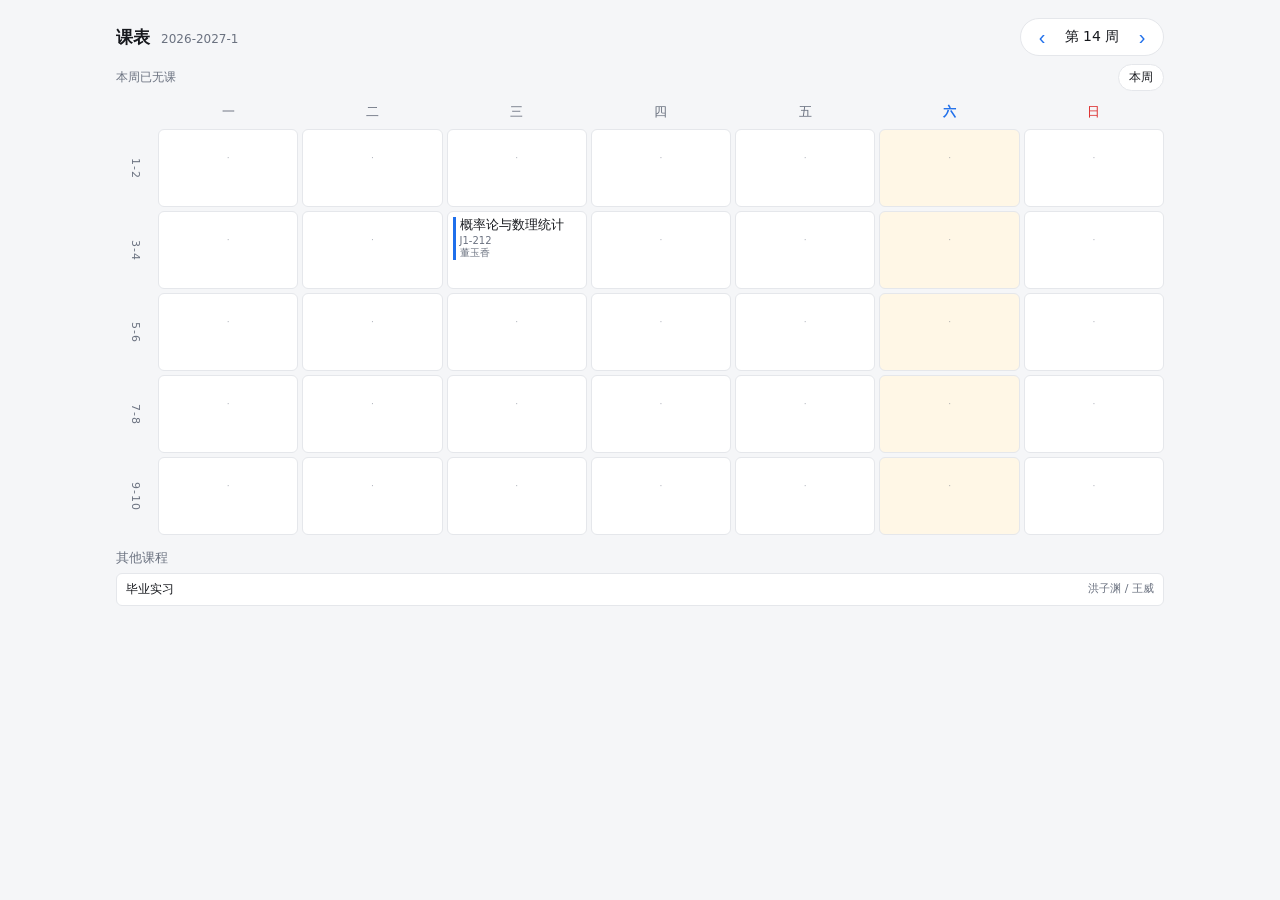
<file: index.html>
<!doctype html>
<html lang="zh-CN">
<head>
<meta charset="utf-8">
<meta name="viewport" content="width=device-width, initial-scale=1, viewport-fit=cover">
<title>课表 · 2026-2027-1</title>
<meta name="theme-color" content="#1f6feb">
<meta name="description" content="个人课表，按周查看">
<link rel="manifest" href="manifest.webmanifest">
<link rel="icon" href="icon-192.png">
<link rel="apple-touch-icon" href="icon-192.png">
<link rel="stylesheet" href="style.css">
</head>
<body>
<div class="app">
  <header class="hdr">
    <div class="hdr-row">
      <div class="brand">
        <span class="brand-name">课表</span>
        <span class="brand-sub">2026-2027-1</span>
      </div>
      <div class="weekbar">
        <button class="nav" id="prev" aria-label="上一周">‹</button>
        <div class="weeklabel" id="weeklabel">第 1 周</div>
        <button class="nav" id="next" aria-label="下一周">›</button>
      </div>
    </div>
    <div class="hdr-row2">
      <div class="next" id="hint">—</div>
      <button class="ghost" id="thisweek">本周</button>
    </div>
    <div class="setup" id="setup" hidden>
      <label for="startdate">设置第 1 周的周一</label>
      <input type="date" id="startdate">
      <button class="primary" id="saveStart">保存</button>
    </div>
  </header>

  <main class="views">
    <div class="board" id="board" aria-label="课程表网格"></div>
    <div class="daylist" id="list" aria-label="按天课表"></div>
  </main>

  <footer class="extras">
    <h2>其他课程</h2>
    <ul id="extralist"></ul>
  </footer>
</div>
<script type="module" src="app.js"></script>
</body>
</html>
</file>
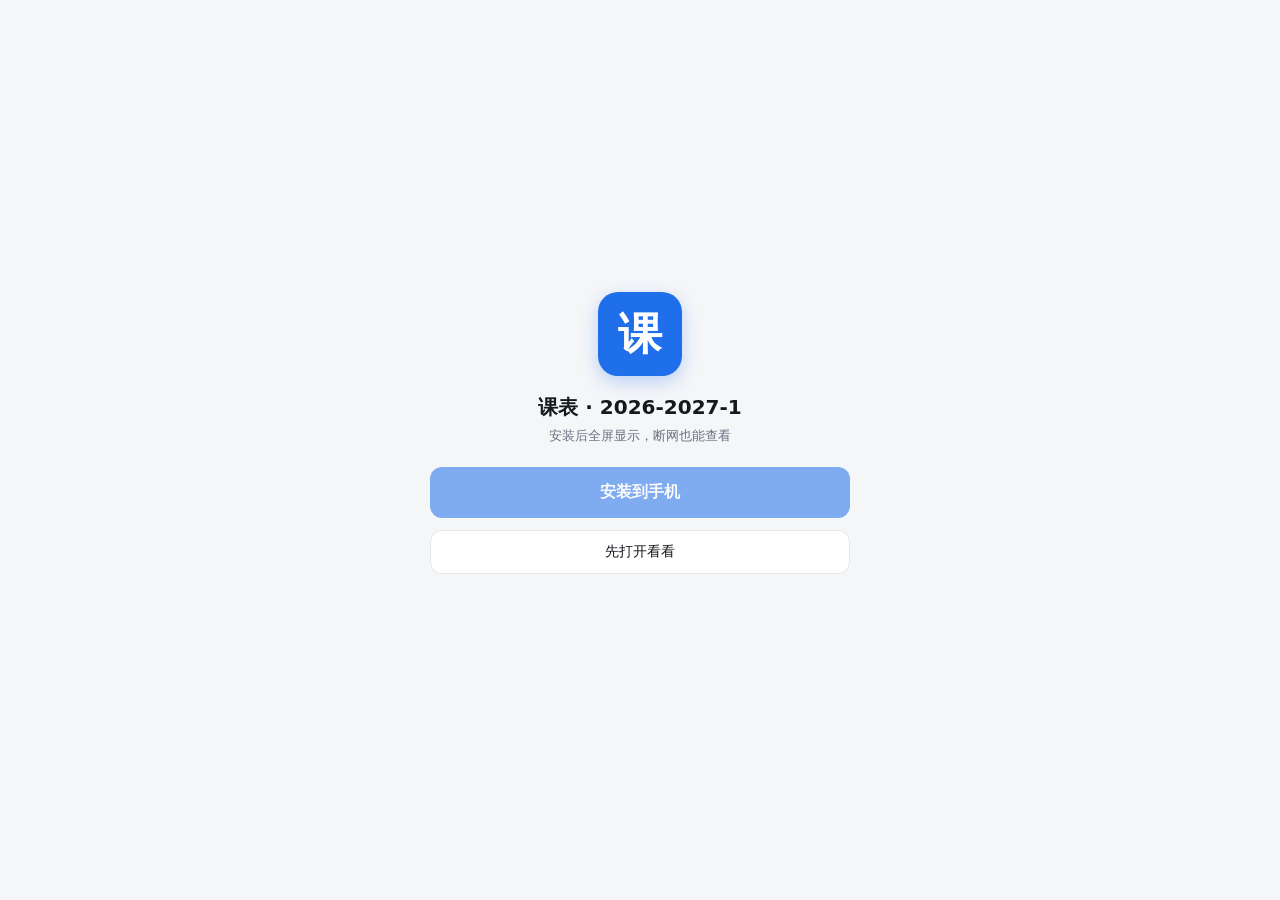
<file: install.html>
<!doctype html>
<html lang="zh-CN">
<head>
<meta charset="utf-8">
<meta name="viewport" content="width=device-width, initial-scale=1, viewport-fit=cover">
<title>安装课表</title>
<meta name="theme-color" content="#1f6feb">
<link rel="manifest" href="manifest.webmanifest">
<link rel="icon" href="icon-192.png">
<link rel="apple-touch-icon" href="icon-192.png">
<style>
  :root {
    --bg: #f5f6f8; --card: #fff; --text: #16181d; --muted: #6b7280;
    --border: #e5e7eb; --brand: #1f6feb;
  }
  @media (prefers-color-scheme: dark) {
    :root { --bg: #0d1117; --card: #161b22; --text: #e6edf3; --muted: #8b949e; --border: #30363d; --brand: #58a6ff; }
  }
  * { box-sizing: border-box; }
  body {
    margin: 0; min-height: 100vh; background: var(--bg); color: var(--text);
    font-family: -apple-system, "PingFang SC", "Microsoft YaHei", system-ui, sans-serif;
    display: flex; align-items: center; justify-content: center;
    padding: 24px 16px;
  }
  .box { width: 100%; max-width: 420px; text-align: center; }
  .icon {
    width: 84px; height: 84px; border-radius: 20px; margin: 0 auto 18px;
    background: var(--brand); color: #fff; font-size: 44px; font-weight: 700;
    display: flex; align-items: center; justify-content: center;
    box-shadow: 0 6px 18px rgba(31, 111, 235, .28);
  }
  h1 { font-size: 20px; margin: 0 0 6px; font-weight: 600; }
  .sub { color: var(--muted); font-size: 13px; margin: 0 0 22px; }
  button {
    width: 100%; border: 0; border-radius: 12px; padding: 15px;
    font-size: 16px; font-weight: 600; cursor: pointer;
    background: var(--brand); color: #fff;
    font-family: inherit;
  }
  button:disabled { opacity: .55; cursor: default; }
  .ghost {
    display: block; margin-top: 12px; width: 100%; text-align: center;
    border: 1px solid var(--border); background: var(--card); color: var(--text);
    border-radius: 12px; padding: 12px; font-size: 14px; text-decoration: none;
  }
  .steps {
    margin-top: 18px; text-align: left; background: var(--card);
    border: 1px solid var(--border); border-radius: 12px; padding: 14px 16px;
    font-size: 13px; line-height: 1.9; color: var(--text);
  }
  .steps b { color: var(--brand); }
  .status { margin-top: 14px; font-size: 13px; color: var(--muted); min-height: 20px; }
  .ok { color: #16a34a; }
</style>
</head>
<body>
<div class="box">
  <div class="icon">课</div>
  <h1>课表 · 2026-2027-1</h1>
  <p class="sub">安装后全屏显示，断网也能查看</p>

  <button id="install" disabled>安装到手机</button>
  <a class="ghost" href="./">先打开看看</a>

  <div class="steps" id="steps" hidden>
    <b>手动安装</b>：点击 Chrome 右上角 <b>⋮</b> → 选择「<b>添加到主屏幕</b>」或「<b>安装应用</b>」→ 点「安装」。
  </div>

  <div class="status" id="status"></div>
</div>

<script>
  const btn = document.getElementById('install');
  const steps = document.getElementById('steps');
  const status = document.getElementById('status');
  let deferred = null;

  window.addEventListener('beforeinstallprompt', (event) => {
    event.preventDefault();
    deferred = event;
    btn.disabled = false;
    btn.textContent = '安装到手机';
    steps.hidden = true;
  });

  btn.addEventListener('click', async () => {
    if (!deferred) {
      steps.hidden = false;
      return;
    }
    deferred.prompt();
    const { outcome } = await deferred.userChoice;
    deferred = null;
    btn.disabled = true;
    if (outcome === 'accepted') {
      btn.textContent = '已安装';
      status.textContent = '已添加到桌面，可以关掉这个页面了';
      status.className = 'status ok';
    } else {
      btn.textContent = '重新安装';
      btn.disabled = false;
      status.textContent = '已取消，可再点一次或手动添加';
    }
  });

  window.addEventListener('appinstalled', () => {
    btn.textContent = '已安装';
    btn.disabled = true;
    status.textContent = '安装成功，桌面已生成「课表」图标';
    status.className = 'status ok';
  });

  // 浏览器未触发安装事件时，直接给出手动步骤
  setTimeout(() => {
    if (!deferred) {
      btn.disabled = false;
      btn.textContent = '查看安装方法';
      steps.hidden = false;
      status.textContent = '当前浏览器不支持一键安装，按下面步骤手动添加';
    }
  }, 1500);

  if ('serviceWorker' in navigator && location.protocol.startsWith('http')) {
    navigator.serviceWorker.register('./sw.js').catch(() => {});
  }
</script>
</body>
</html>
</file>
<file: style.css>
:root {
  --bg: #f5f6f8;
  --card: #ffffff;
  --text: #16181d;
  --muted: #6b7280;
  --border: #e5e7eb;
  --brand: #1f6feb;
  --lab: #16a34a;
  --danger: #dc2626;
  --today: #fff7e6;
}

@media (prefers-color-scheme: dark) {
  :root {
    --bg: #0d1117;
    --card: #161b22;
    --text: #e6edf3;
    --muted: #8b949e;
    --border: #30363d;
    --brand: #58a6ff;
    --lab: #3fb950;
    --danger: #f85149;
    --today: #2a2118;
  }
}

* { box-sizing: border-box; }

[hidden] { display: none !important; }

html, body {
  margin: 0;
  background: var(--bg);
  color: var(--text);
  font-family: -apple-system, "PingFang SC", "Microsoft YaHei", system-ui, sans-serif;
  -webkit-text-size-adjust: 100%;
}

.app {
  max-width: 1080px;
  margin: 0 auto;
  padding: 12px 10px 28px;
  padding-top: max(12px, env(safe-area-inset-top));
}

/* ---------- 头部 ---------- */
.hdr { margin-bottom: 10px; }

.hdr-row, .hdr-row2 {
  display: flex;
  align-items: center;
  justify-content: space-between;
  gap: 8px;
}

.hdr-row2 { margin-top: 8px; }

.brand-name { font-size: 17px; font-weight: 600; }
.brand-sub { font-size: 12px; color: var(--muted); margin-left: 6px; }

.weekbar {
  display: flex;
  align-items: center;
  gap: 6px;
  background: var(--card);
  border: 1px solid var(--border);
  border-radius: 999px;
  padding: 3px 6px;
}

.nav {
  border: 0;
  background: transparent;
  color: var(--brand);
  font-size: 20px;
  line-height: 1;
  width: 30px;
  height: 30px;
  border-radius: 999px;
  cursor: pointer;
}

.nav:active { background: var(--border); }

.weeklabel { font-size: 14px; min-width: 58px; text-align: center; }

.next {
  font-size: 12px;
  color: var(--muted);
  flex: 1;
  min-width: 0;
  white-space: nowrap;
  overflow: hidden;
  text-overflow: ellipsis;
}

.ghost {
  border: 1px solid var(--border);
  background: var(--card);
  color: var(--text);
  font-size: 12px;
  padding: 4px 10px;
  border-radius: 999px;
  cursor: pointer;
  white-space: nowrap;
}

.setup {
  margin-top: 10px;
  padding: 10px;
  background: var(--card);
  border: 1px solid var(--border);
  border-radius: 10px;
  display: flex;
  align-items: center;
  gap: 8px;
  flex-wrap: wrap;
  font-size: 12px;
}

.setup input {
  border: 1px solid var(--border);
  background: var(--bg);
  color: var(--text);
  border-radius: 6px;
  padding: 4px 8px;
  font-size: 13px;
}

.primary {
  border: 0;
  background: var(--brand);
  color: #fff;
  font-size: 12px;
  padding: 5px 14px;
  border-radius: 6px;
  cursor: pointer;
}

/* ---------- 两种视图：手机用列表，桌面用网格 ---------- */
.board { display: none; }

.daylist { display: flex; flex-direction: column; gap: 12px; }

.dayrow h3 {
  font-size: 13px;
  font-weight: 500;
  color: var(--muted);
  margin: 0 0 6px;
  display: flex;
  align-items: center;
  gap: 6px;
}

.dayrow.today h3 { color: var(--brand); font-weight: 600; }

.dayrow h3 .now {
  font-style: normal;
  font-size: 10px;
  color: var(--brand);
  border: 1px solid var(--brand);
  border-radius: 3px;
  padding: 0 4px;
}

.dcard {
  background: var(--card);
  border: 1px solid var(--border);
  border-left: 3px solid var(--brand);
  border-radius: 6px;
  padding: 9px 11px;
  margin-bottom: 6px;
}

.dcard.lab { border-left-color: var(--lab); }
.dcard.conflict { border-color: var(--danger); border-left-color: var(--danger); }

.dname { font-size: 15px; line-height: 1.3; font-weight: 500; }

.dmeta { font-size: 12px; color: var(--muted); margin-top: 4px; }

.dempty {
  font-size: 12px;
  color: var(--muted);
  opacity: .55;
  padding: 2px 0 6px;
}

/* ---------- 表格 ---------- */
.board {
  grid-template-columns: 30px repeat(7, minmax(0, 1fr));
  gap: 3px;
}

.dh {
  font-size: 11px;
  color: var(--muted);
  text-align: center;
  padding: 2px 0 4px;
}

.dh.weekend { color: var(--danger); }
.dh.today { color: var(--brand); font-weight: 600; }

.slot {
  display: flex;
  align-items: center;
  justify-content: center;
  font-size: 10px;
  color: var(--muted);
  writing-mode: vertical-rl;
  letter-spacing: 1px;
}

.cell {
  min-height: 64px;
  background: var(--card);
  border: 1px solid var(--border);
  border-radius: 6px;
  padding: 3px;
  overflow: hidden;
}

.cell.today { background: var(--today); }
.cell.conflict { border-color: var(--danger); background: color-mix(in srgb, var(--danger) 8%, var(--card)); }

.course {
  border-left: 3px solid var(--brand);
  padding-left: 4px;
  margin-bottom: 3px;
}

.course.lab { border-left-color: var(--lab); }

.cname {
  font-size: 11px;
  line-height: 1.22;
  font-weight: 500;
  word-break: break-all;
}

.croom {
  font-size: 9px;
  color: var(--muted);
  margin-top: 2px;
  word-break: break-all;
}

.cteacher { display: none; font-size: 10px; color: var(--muted); }

.tag {
  display: inline-block;
  font-size: 9px;
  color: var(--lab);
  border: 1px solid var(--lab);
  border-radius: 3px;
  padding: 0 2px;
  margin-top: 2px;
}

.empty-hint {
  font-size: 9px;
  color: var(--muted);
  opacity: .55;
  text-align: center;
  padding-top: 18px;
}

/* ---------- 其他课程 ---------- */
.extras { margin-top: 14px; }

.extras h2 {
  font-size: 13px;
  font-weight: 500;
  color: var(--muted);
  margin: 0 0 6px;
}

.extras ul {
  list-style: none;
  margin: 0;
  padding: 0;
  display: flex;
  flex-direction: column;
  gap: 5px;
}

.extras li {
  background: var(--card);
  border: 1px solid var(--border);
  border-radius: 6px;
  padding: 7px 9px;
  font-size: 12px;
  display: flex;
  justify-content: space-between;
  gap: 8px;
}

.extras li span:last-child { color: var(--muted); font-size: 11px; white-space: nowrap; }

/* ---------- 宽屏 ---------- */
@media (min-width: 640px) {
  .app { padding: 18px 16px 32px; }
  .board { display: grid; grid-template-columns: 38px repeat(7, minmax(0, 1fr)); gap: 4px; }
  .daylist { display: none; }
  .cell { min-height: 78px; padding: 5px; }
  .cname { font-size: 13px; }
  .croom { font-size: 10px; }
  .cteacher { display: block; }
  .dh { font-size: 13px; }
  .slot { font-size: 11px; }
}

@media (prefers-reduced-motion: no-preference) {
  .board { animation: fade .12s ease-out; }
  @keyframes fade { from { opacity: .6 } to { opacity: 1 } }
}
</file>
